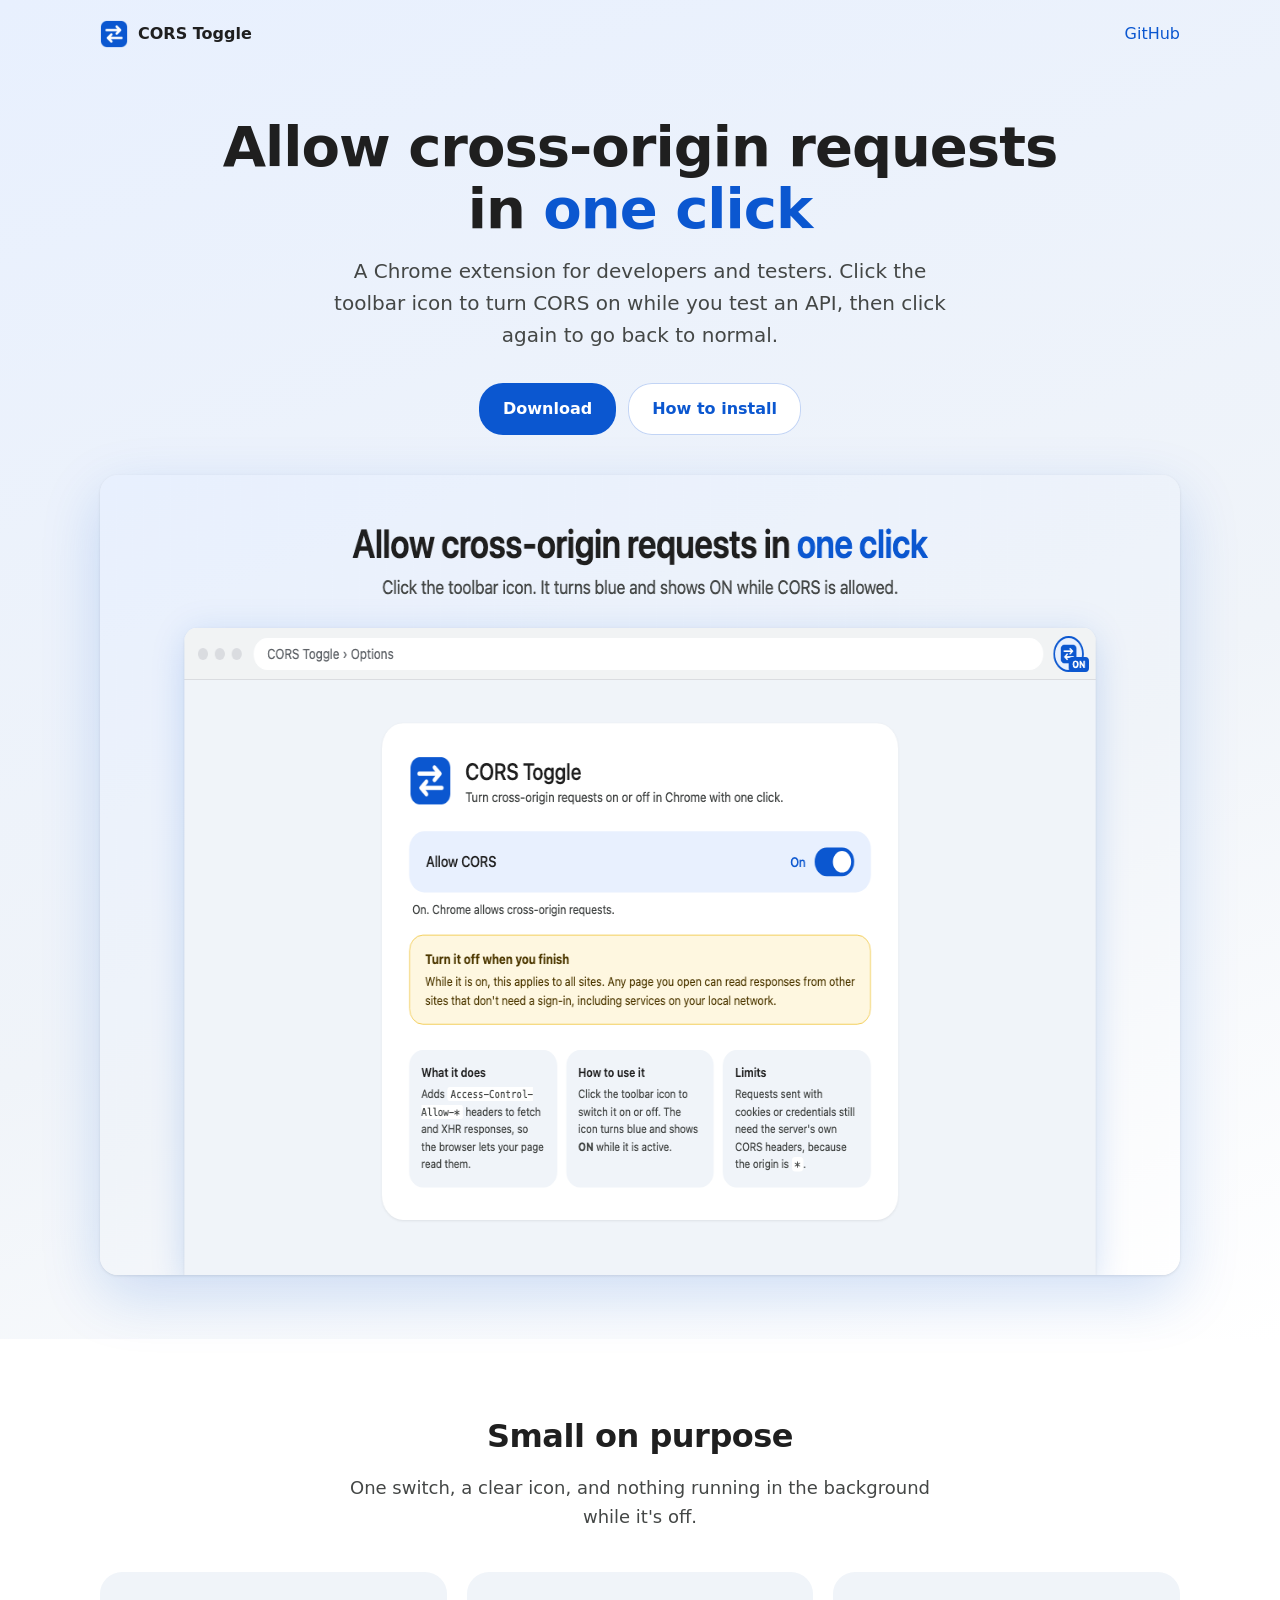
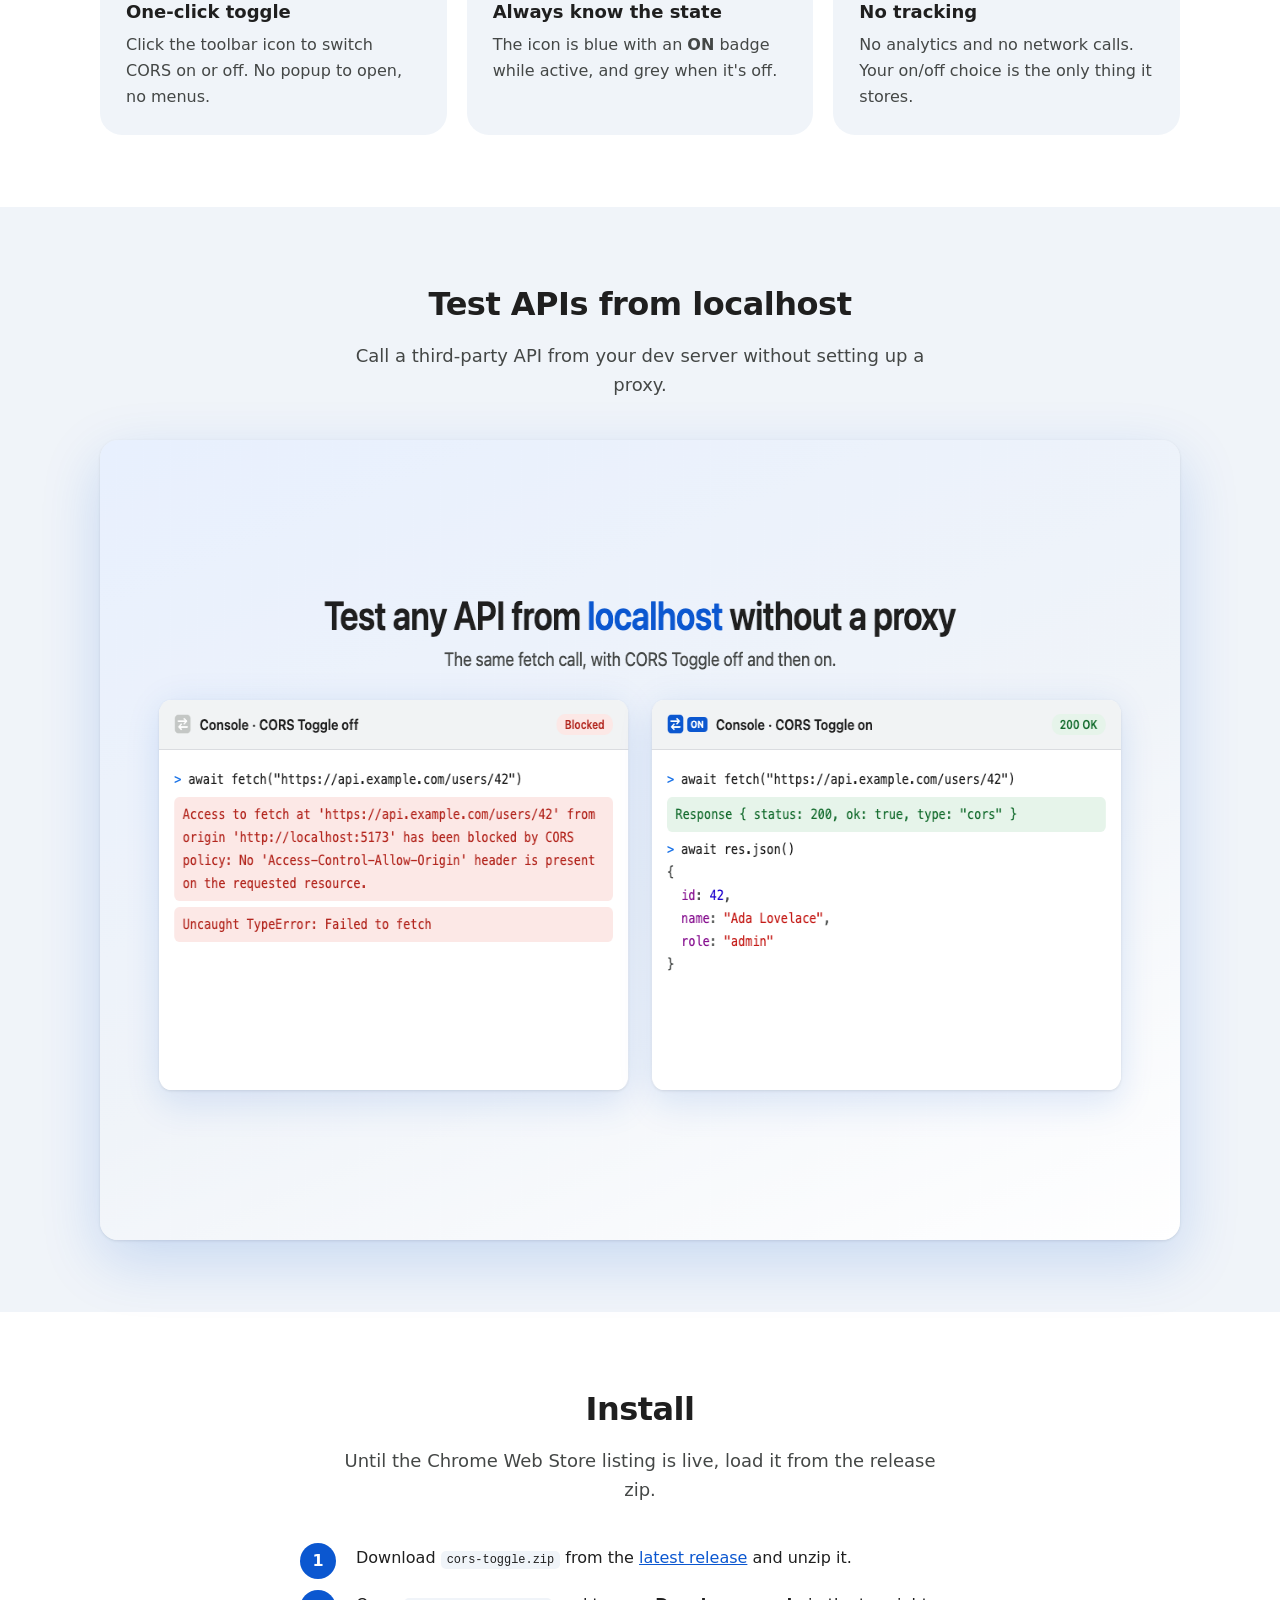
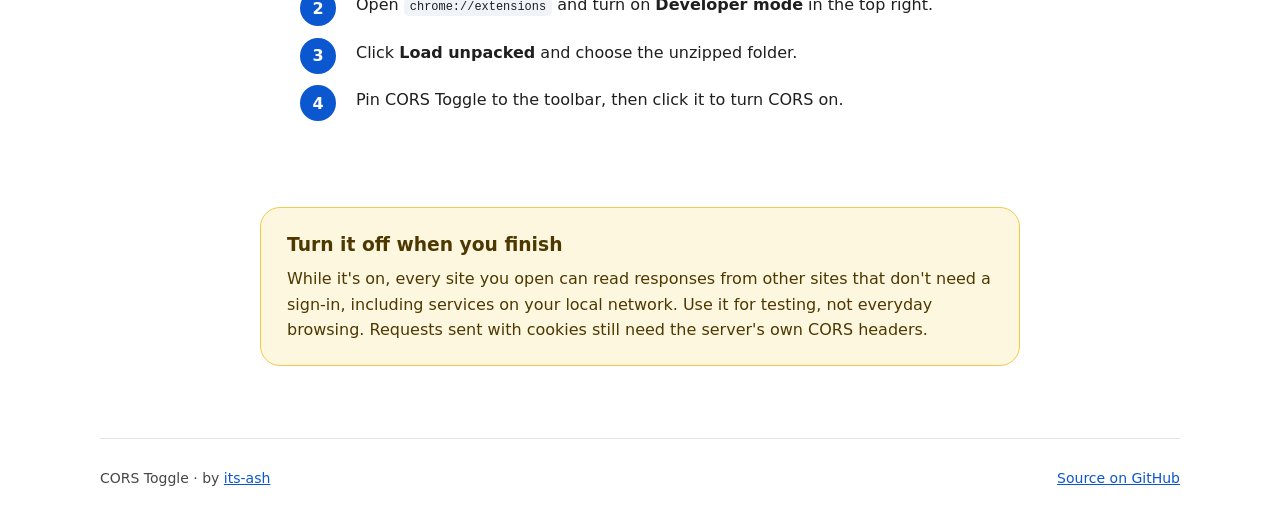
<file: site/index.html>
<!doctype html>
<html lang="en">
<head>
  <meta charset="utf-8">
  <meta name="viewport" content="width=device-width, initial-scale=1">
  <title>CORS Toggle: allow cross-origin requests in Chrome with one click</title>
  <meta name="description" content="CORS Toggle is a Chrome extension that turns cross-origin requests on or off with one click. Built for developers and testers. No tracking.">
  <link rel="canonical" href="https://cors.itsash.in/">
  <link rel="icon" type="image/png" href="assets/icon-on-32.png">
  <meta property="og:title" content="CORS Toggle">
  <meta property="og:description" content="Turn cross-origin requests on or off in Chrome with one click.">
  <meta property="og:image" content="https://cors.itsash.in/assets/screenshot-1-on-1280x800.png">
  <meta property="og:url" content="https://cors.itsash.in/">
  <meta name="twitter:card" content="summary_large_image">
  <style>
    :root { --blue: #0b57d0; --deep: #0842a0; --ink: #1f1f1f; --muted: #444746; --surface: #f0f4f9; font-family: system-ui, -apple-system, "Segoe UI", Roboto, sans-serif; color: var(--ink); }
    * { box-sizing: border-box; }
    body { margin: 0; line-height: 1.6; }
    a { color: var(--blue); }
    .wrap { width: min(1080px, 100% - 40px); margin: 0 auto; }

    nav { display: flex; align-items: center; gap: 10px; padding: 20px 0; font-weight: 600; }
    nav img { width: 28px; height: 28px; border-radius: 7px; }
    nav .gh { margin-left: auto; font-weight: 500; text-decoration: none; }

    .hero { background: linear-gradient(160deg, #e8f0fe 0%, #f0f4f9 60%, #fff 100%); padding-bottom: 64px; }
    .hero-body { text-align: center; padding: 48px 0 40px; }
    .hero h1 { font-size: clamp(34px, 6vw, 56px); line-height: 1.1; letter-spacing: -1px; margin: 0 0 16px; }
    .hero h1 em { font-style: normal; color: var(--blue); }
    .hero p { font-size: 20px; color: var(--muted); max-width: 640px; margin: 0 auto 32px; }
    .cta { display: flex; gap: 12px; justify-content: center; flex-wrap: wrap; }
    .btn { display: inline-block; padding: 13px 24px; border-radius: 24px; font-weight: 600; text-decoration: none; }
    .btn.primary { background: var(--blue); color: #fff; }
    .btn.primary:hover { background: var(--deep); }
    .btn.ghost { background: #fff; color: var(--blue); box-shadow: inset 0 0 0 1px #c2d4f5; }
    .shot { display: block; width: 100%; border-radius: 18px; box-shadow: 0 20px 60px rgb(11 87 208 / 0.18), 0 1px 3px rgb(0 0 0 / 0.1); }

    section { padding: 72px 0; }
    h2 { font-size: 32px; letter-spacing: -0.5px; margin: 0 0 12px; text-align: center; }
    .lead { text-align: center; color: var(--muted); font-size: 18px; margin: 0 auto 40px; max-width: 620px; }
    .grid { display: grid; grid-template-columns: repeat(3, 1fr); gap: 20px; }
    .card { background: var(--surface); border-radius: 22px; padding: 26px; }
    .card h3 { margin: 0 0 6px; font-size: 18px; }
    .card p { margin: 0; color: var(--muted); }
    .steps { counter-reset: s; list-style: none; padding: 0; margin: 0 auto; max-width: 680px; }
    .steps li { counter-increment: s; position: relative; padding: 0 0 22px 56px; }
    .steps li::before { content: counter(s); position: absolute; left: 0; top: -2px; width: 36px; height: 36px; border-radius: 50%; background: var(--blue); color: #fff; display: grid; place-items: center; font-weight: 700; }
    code { background: var(--surface); padding: 2px 6px; border-radius: 5px; font-size: 0.92em; }
    .warn { max-width: 760px; margin: 0 auto; background: #fef7e0; border: 1px solid #f2c94c; color: #4d3800; border-radius: 20px; padding: 22px 26px; }
    .warn h3 { margin: 0 0 6px; }
    .warn p { margin: 0; }
    footer { border-top: 1px solid #e0e4ea; padding: 28px 0 40px; color: var(--muted); font-size: 14px; display: flex; gap: 16px; flex-wrap: wrap; justify-content: space-between; }
    @media (max-width: 760px) { .grid { grid-template-columns: 1fr; } section { padding: 52px 0; } }
  </style>
</head>
<body>
  <header class="hero">
    <div class="wrap">
      <nav>
        <img src="assets/icon-on-128.png" alt="">CORS Toggle
        <a class="gh" href="https://github.com/its-ash/cors-toggle">GitHub</a>
      </nav>
      <div class="hero-body">
        <h1>Allow cross-origin requests<br>in <em>one click</em></h1>
        <p>A Chrome extension for developers and testers. Click the toolbar icon to turn CORS on while you test an API, then click again to go back to normal.</p>
        <div class="cta">
          <a class="btn primary" href="https://github.com/its-ash/cors-toggle/releases/latest">Download</a>
          <a class="btn ghost" href="#install">How to install</a>
        </div>
      </div>
      <img class="shot" src="assets/screenshot-1-on-1280x800.png" width="1280" height="800" alt="The CORS Toggle options page with Allow CORS switched on and a blue ON badge on the toolbar icon">
    </div>
  </header>

  <main>
    <section>
      <div class="wrap">
        <h2>Small on purpose</h2>
        <p class="lead">One switch, a clear icon, and nothing running in the background while it's off.</p>
        <div class="grid">
          <div class="card"><h3>One-click toggle</h3><p>Click the toolbar icon to switch CORS on or off. No popup to open, no menus.</p></div>
          <div class="card"><h3>Always know the state</h3><p>The icon is blue with an <b>ON</b> badge while active, and grey when it's off.</p></div>
          <div class="card"><h3>No tracking</h3><p>No analytics and no network calls. Your on/off choice is the only thing it stores.</p></div>
        </div>
      </div>
    </section>

    <section style="background: var(--surface)">
      <div class="wrap">
        <h2>Test APIs from localhost</h2>
        <p class="lead">Call a third-party API from your dev server without setting up a proxy.</p>
        <img class="shot" src="assets/screenshot-3-console-1280x800.png" width="1280" height="800" loading="lazy" alt="Side-by-side console: a fetch blocked by CORS policy with the extension off, and a 200 OK response with it on">
      </div>
    </section>

    <section id="install">
      <div class="wrap">
        <h2>Install</h2>
        <p class="lead">Until the Chrome Web Store listing is live, load it from the release zip.</p>
        <ol class="steps">
          <li>Download <code>cors-toggle.zip</code> from the <a href="https://github.com/its-ash/cors-toggle/releases/latest">latest release</a> and unzip it.</li>
          <li>Open <code>chrome://extensions</code> and turn on <b>Developer mode</b> in the top right.</li>
          <li>Click <b>Load unpacked</b> and choose the unzipped folder.</li>
          <li>Pin CORS Toggle to the toolbar, then click it to turn CORS on.</li>
        </ol>
      </div>
    </section>

    <section style="padding-top: 0">
      <div class="wrap">
        <div class="warn">
          <h3>Turn it off when you finish</h3>
          <p>While it's on, every site you open can read responses from other sites that don't need a sign-in, including services on your local network. Use it for testing, not everyday browsing. Requests sent with cookies still need the server's own CORS headers.</p>
        </div>
      </div>
    </section>
  </main>

  <div class="wrap">
    <footer>
      <span>CORS Toggle &middot; by <a href="https://github.com/its-ash">its-ash</a></span>
      <a href="https://github.com/its-ash/cors-toggle">Source on GitHub</a>
    </footer>
  </div>
</body>
</html>
</file>
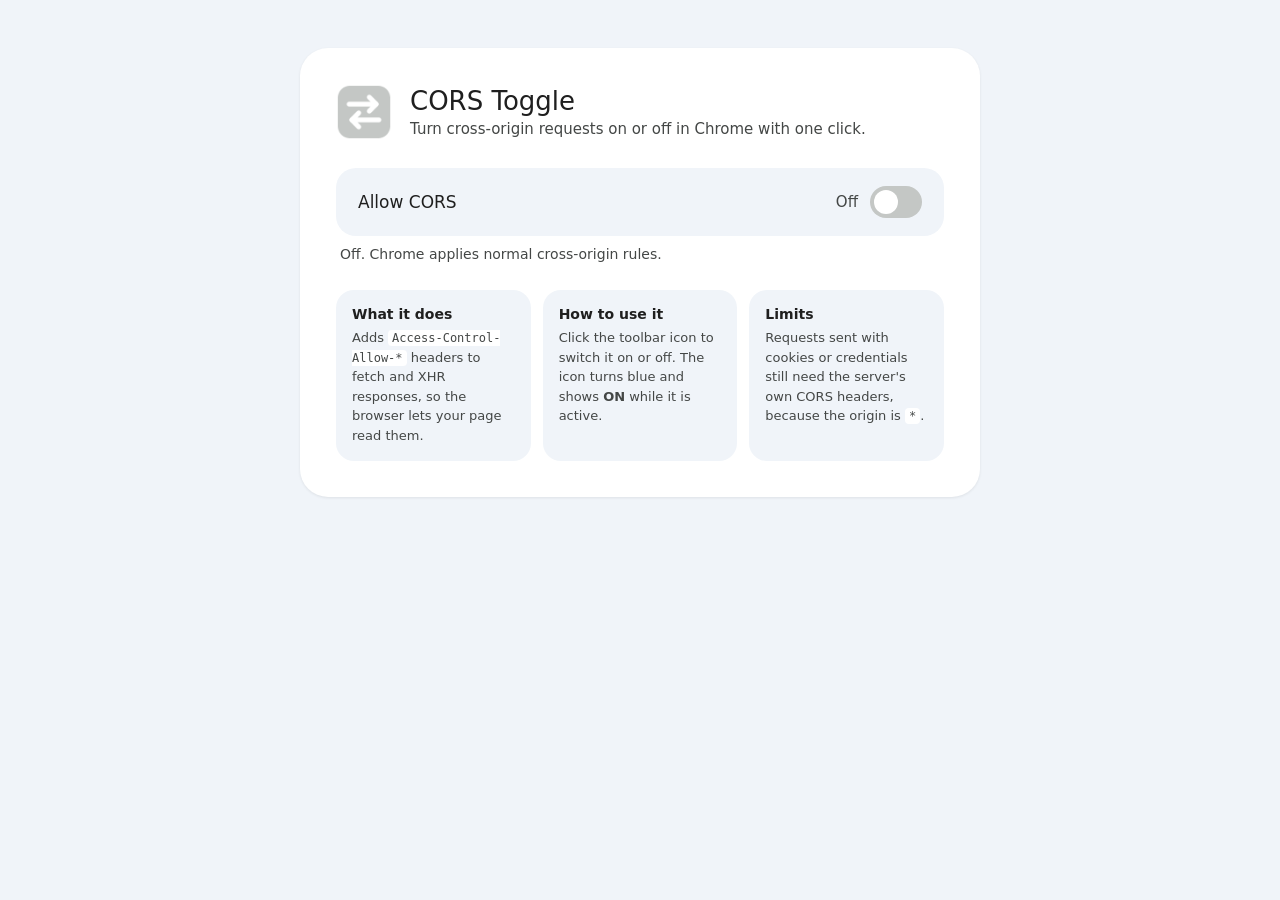
<file: extension/options.html>
<!doctype html>
<html lang="en">
<head>
  <meta charset="utf-8">
  <meta name="viewport" content="width=device-width, initial-scale=1">
  <title>CORS Toggle</title>
  <link rel="stylesheet" href="options.css">
</head>
<body>
  <main class="card">
    <header class="head">
      <img id="logo" src="icons/icon-off-128.png" width="56" height="56" alt="">
      <div>
        <h1>CORS Toggle</h1>
        <p class="sub">Turn cross-origin requests on or off in Chrome with one click.</p>
      </div>
    </header>

    <label class="switch-row">
      <span class="switch-label">Allow CORS</span>
      <span id="state" class="state">Off</span>
      <input id="toggle" type="checkbox" role="switch">
      <span class="switch" aria-hidden="true"></span>
    </label>
    <p id="status" class="status">Off. Chrome applies normal cross-origin rules.</p>

    <section id="warning" class="warning" hidden>
      <strong>Turn it off when you finish</strong>
      <p>While it is on, this applies to all sites. Any page you open can read responses from other sites that don't need a sign-in, including services on your local network.</p>
    </section>

    <div class="info">
      <section>
        <h2>What it does</h2>
        <p>Adds <code>Access-Control-Allow-*</code> headers to fetch and XHR responses, so the browser lets your page read them.</p>
      </section>
      <section>
        <h2>How to use it</h2>
        <p>Click the toolbar icon to switch it on or off. The icon turns blue and shows <b>ON</b> while it is active.</p>
      </section>
      <section>
        <h2>Limits</h2>
        <p>Requests sent with cookies or credentials still need the server's own CORS headers, because the origin is <code>*</code>.</p>
      </section>
    </div>
  </main>
  <script src="options.js"></script>
</body>
</html>
</file>
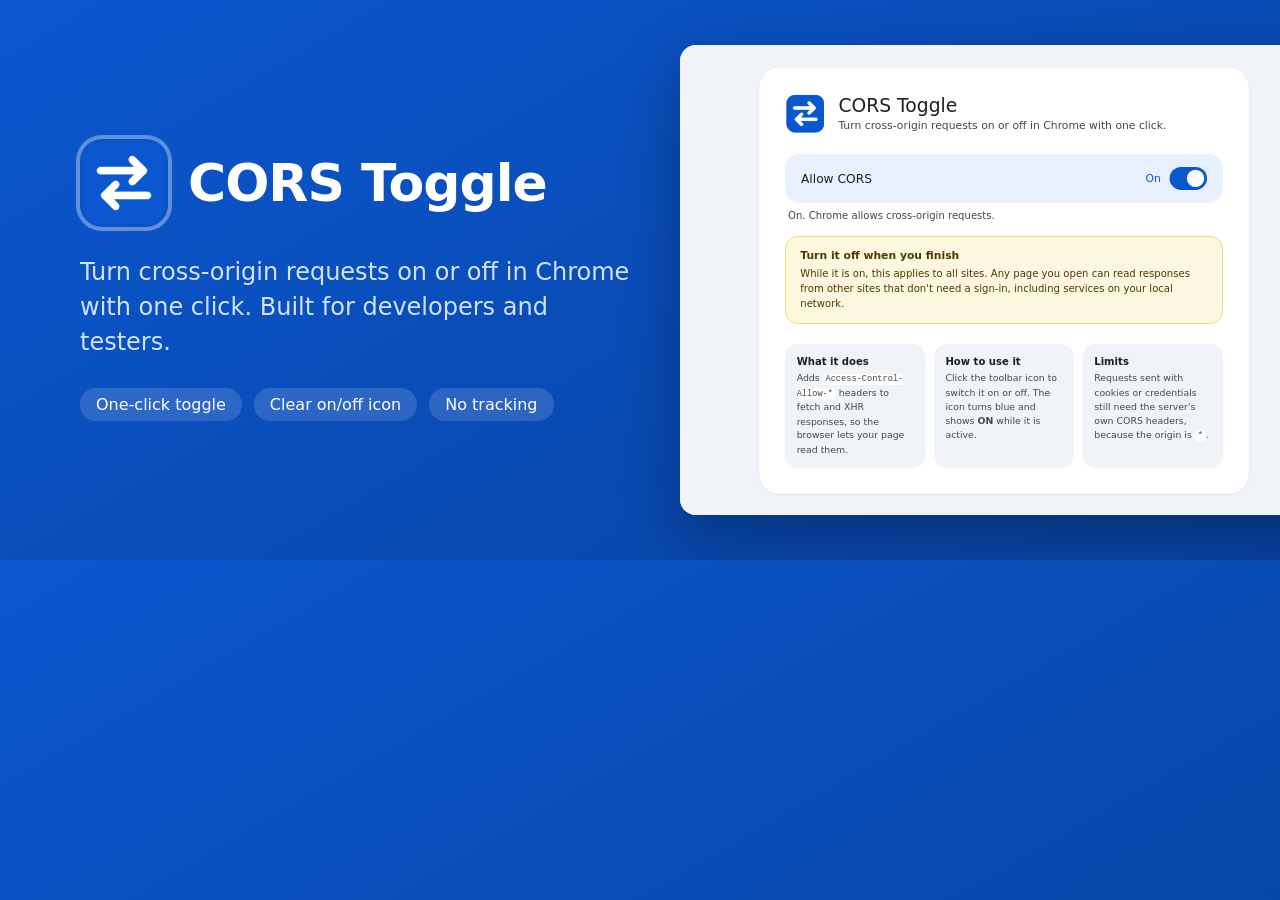
<file: store-assets/src/promo-marquee.html>
<!doctype html>
<html lang="en">
<head>
<meta charset="utf-8">
<link rel="stylesheet" href="store.css">
<style>
  body { background: linear-gradient(150deg, #0b57d0 0%, #0842a0 100%); }
  .m { width: 1400px; height: 560px; display: grid; grid-template-columns: 560px 1fr; align-items: center; padding: 0 0 0 80px; color: #fff; overflow: hidden; }
  .row { display: flex; align-items: center; gap: 20px; }
  .row img { width: 88px; height: 88px; border-radius: 22px; box-shadow: 0 0 0 4px rgb(255 255 255 / 0.35); }
  h1 { font-size: 52px; font-weight: 600; margin: 0; letter-spacing: -1px; }
  p { font-size: 24px; line-height: 1.45; color: #d3e3fd; margin: 28px 0 0; }
  ul { list-style: none; padding: 0; margin: 28px 0 0; display: flex; gap: 12px; flex-wrap: wrap; }
  li { background: rgb(255 255 255 / 0.14); border-radius: 16px; padding: 7px 16px; font-size: 16px; font-weight: 500; }
  .frame { position: relative; height: 470px; margin-left: 40px; border-radius: 16px 0 0 16px; overflow: hidden; background: #f0f4f9; box-shadow: 0 20px 60px rgb(0 0 0 / 0.3); }
  .frame iframe { border: 0; width: 900px; height: 780px; transform: scale(0.72); transform-origin: top left; position: absolute; top: -12px; left: 0; }
</style>
</head>
<body>
  <div class="m">
    <div>
      <div class="row"><img src="../../extension/icons/icon-on-128.png" alt=""><h1>CORS Toggle</h1></div>
      <p>Turn cross-origin requests on or off in Chrome with one click. Built for developers and testers.</p>
      <ul><li>One-click toggle</li><li>Clear on/off icon</li><li>No tracking</li></ul>
    </div>
    <div class="frame"><iframe src="../../extension/options.html?state=on"></iframe></div>
  </div>
</body>
</html>
</file>
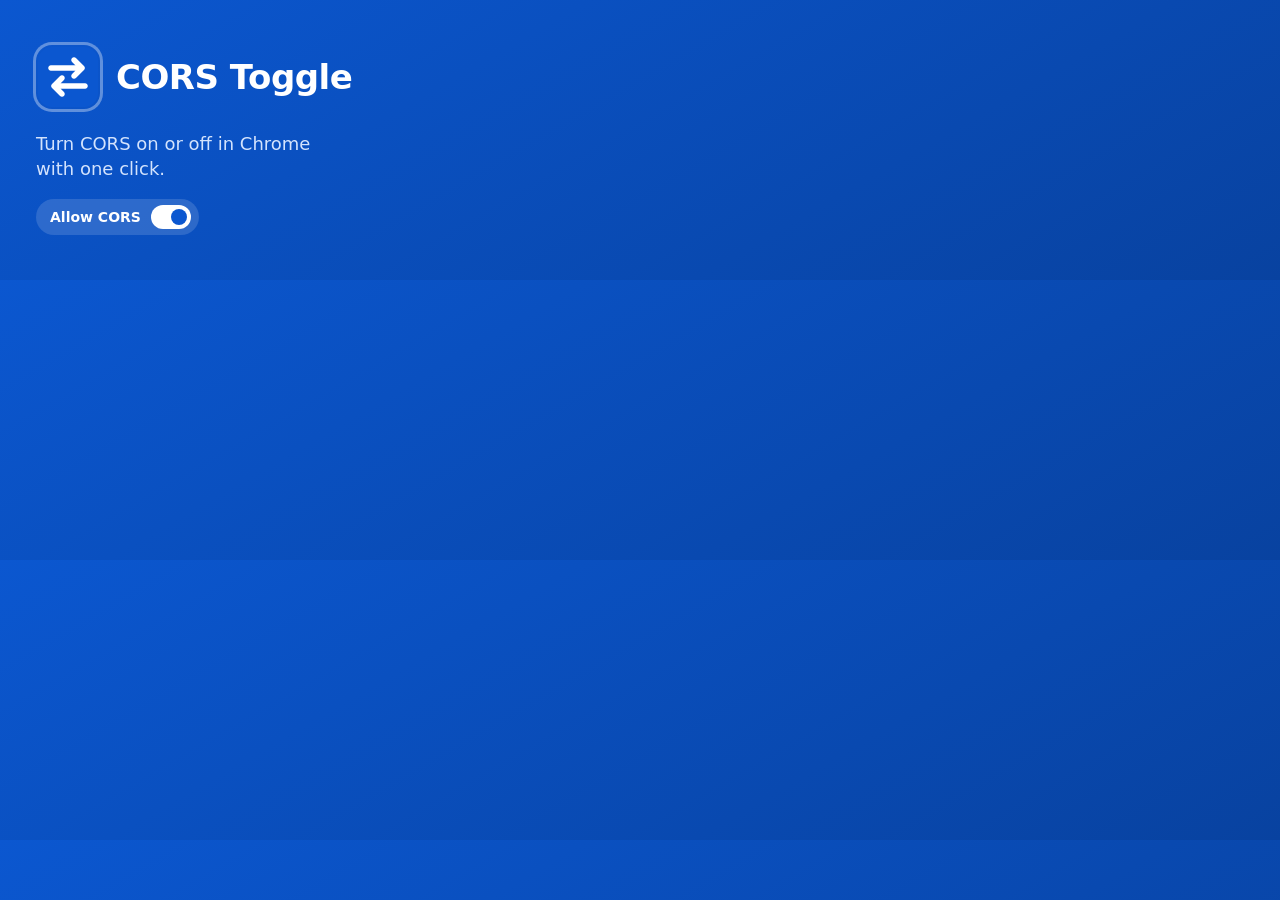
<file: store-assets/src/promo-small.html>
<!doctype html>
<html lang="en">
<head>
<meta charset="utf-8">
<link rel="stylesheet" href="store.css">
<style>
  body { background: linear-gradient(150deg, #0b57d0 0%, #0842a0 100%); }
  .tile { width: 440px; height: 280px; padding: 36px; display: flex; flex-direction: column; justify-content: center; color: #fff; }
  .row { display: flex; align-items: center; gap: 16px; }
  .row img { width: 64px; height: 64px; border-radius: 16px; box-shadow: 0 0 0 3px rgb(255 255 255 / 0.35); }
  h1 { font-size: 34px; font-weight: 600; margin: 0; letter-spacing: -0.5px; }
  p { font-size: 18px; line-height: 1.4; margin: 22px 0 0; color: #d3e3fd; }
  .pill { display: inline-flex; align-items: center; gap: 10px; margin-top: 18px; background: rgb(255 255 255 / 0.14); border-radius: 18px; padding: 6px 8px 6px 14px; font-size: 14px; font-weight: 600; width: max-content; }
  .sw { width: 40px; height: 24px; border-radius: 12px; background: #fff; position: relative; }
  .sw::after { content: ""; position: absolute; top: 4px; right: 4px; width: 16px; height: 16px; border-radius: 50%; background: #0b57d0; }
</style>
</head>
<body>
  <div class="tile">
    <div class="row"><img src="../../extension/icons/icon-on-128.png" alt=""><h1>CORS Toggle</h1></div>
    <p>Turn CORS on or off in Chrome<br>with one click.</p>
    <div class="pill">Allow CORS <span class="sw"></span></div>
  </div>
</body>
</html>
</file>
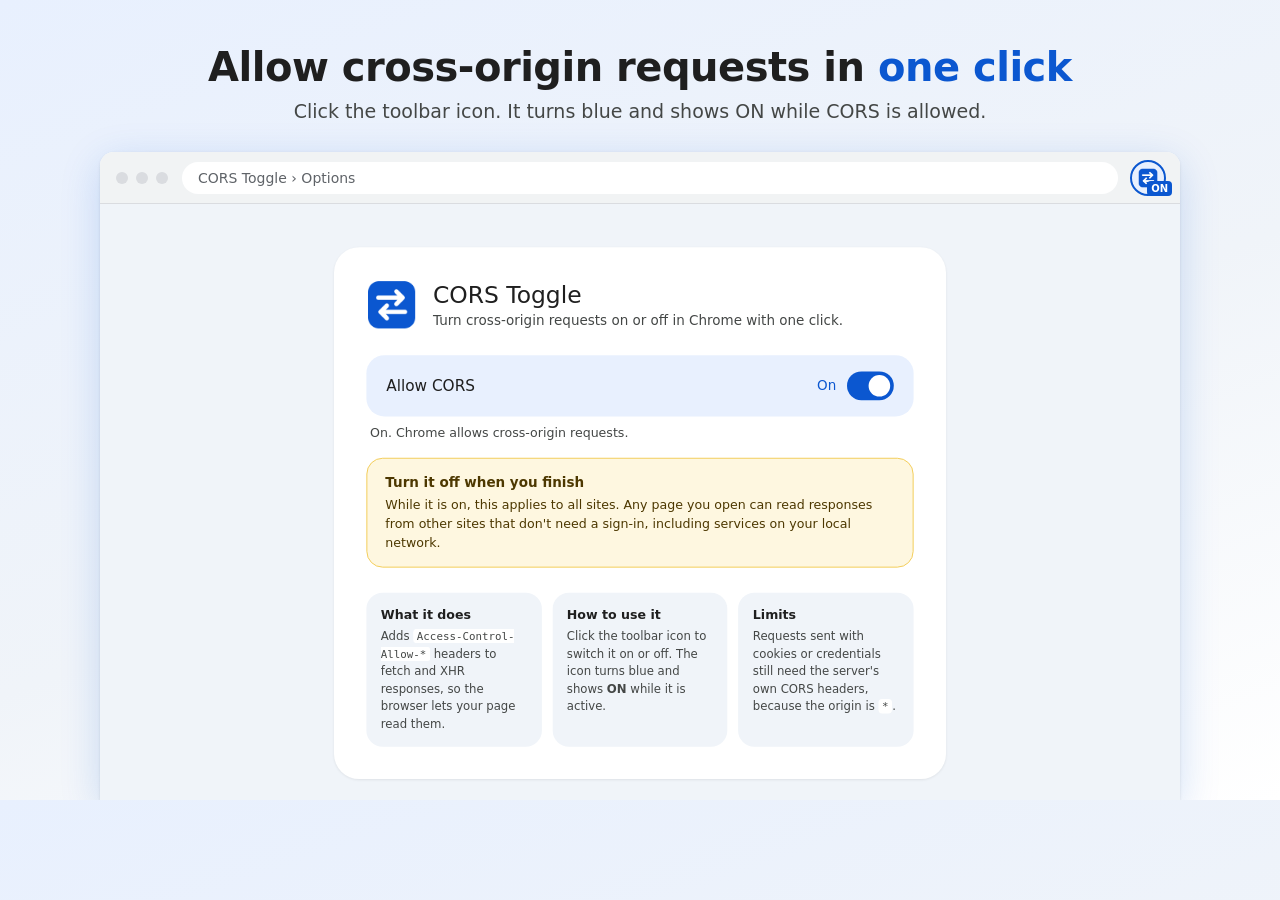
<file: store-assets/src/screenshot-1-on.html>
<!doctype html>
<html lang="en">
<head><meta charset="utf-8"><link rel="stylesheet" href="store.css"></head>
<body>
  <div class="shot">
    <h1>Allow cross-origin requests in <em>one click</em></h1>
    <p class="lead">Click the toolbar icon. It turns blue and shows ON while CORS is allowed.</p>
    <div class="window">
      <div class="bar">
        <div class="dots"><i></i><i></i><i></i></div>
        <div class="url">CORS Toggle &rsaquo; Options</div>
        <div class="ext focus"><img src="../../extension/icons/icon-on-32.png" alt=""><span class="badge">ON</span></div>
      </div>
      <div class="view"><iframe src="../../extension/options.html?state=on"></iframe></div>
    </div>
  </div>
</body>
</html>
</file>
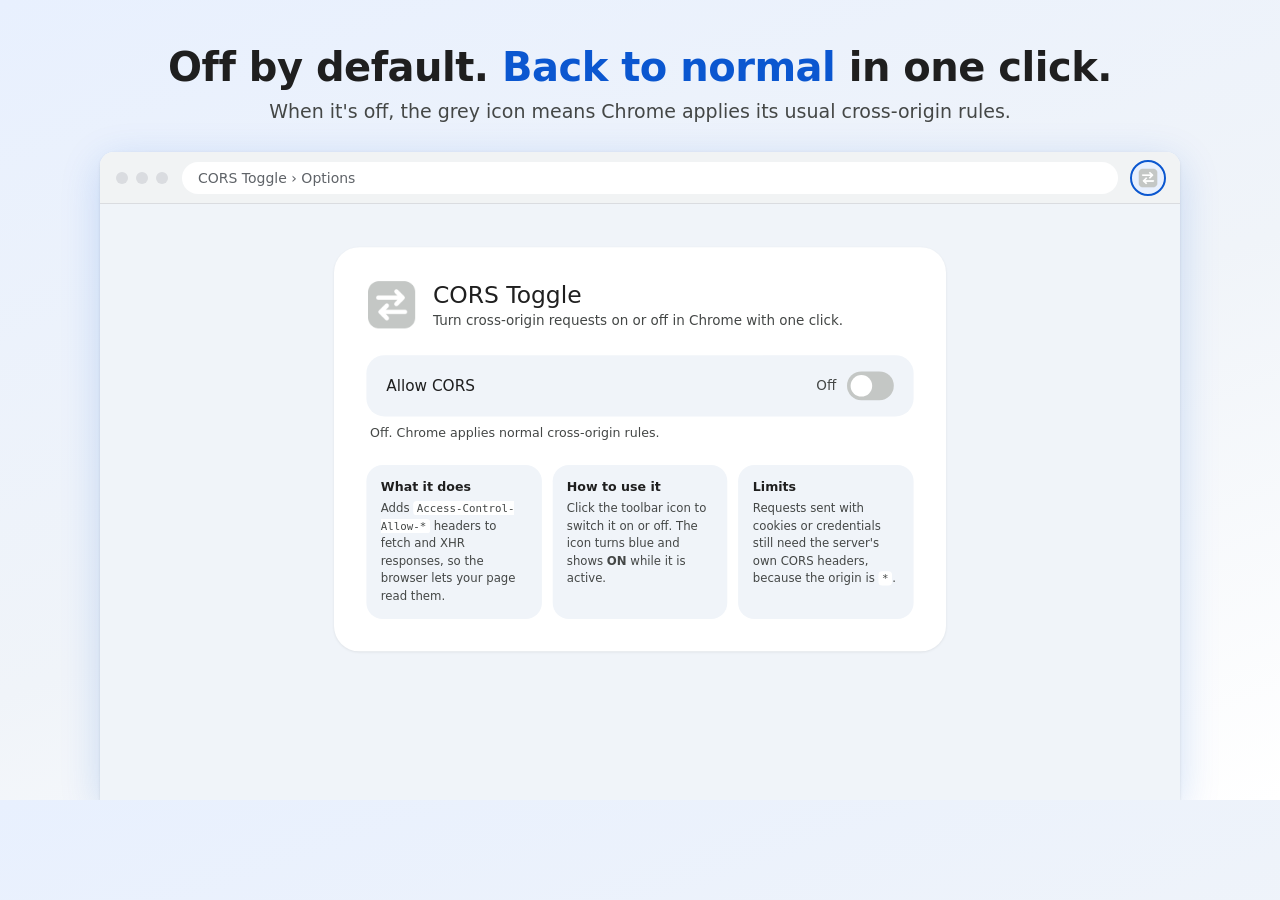
<file: store-assets/src/screenshot-2-off.html>
<!doctype html>
<html lang="en">
<head><meta charset="utf-8"><link rel="stylesheet" href="store.css"></head>
<body>
  <div class="shot">
    <h1>Off by default. <em>Back to normal</em> in one click.</h1>
    <p class="lead">When it's off, the grey icon means Chrome applies its usual cross-origin rules.</p>
    <div class="window">
      <div class="bar">
        <div class="dots"><i></i><i></i><i></i></div>
        <div class="url">CORS Toggle &rsaquo; Options</div>
        <div class="ext focus"><img src="../../extension/icons/icon-off-32.png" alt=""></div>
      </div>
      <div class="view"><iframe src="../../extension/options.html?state=off"></iframe></div>
    </div>
  </div>
</body>
</html>
</file>
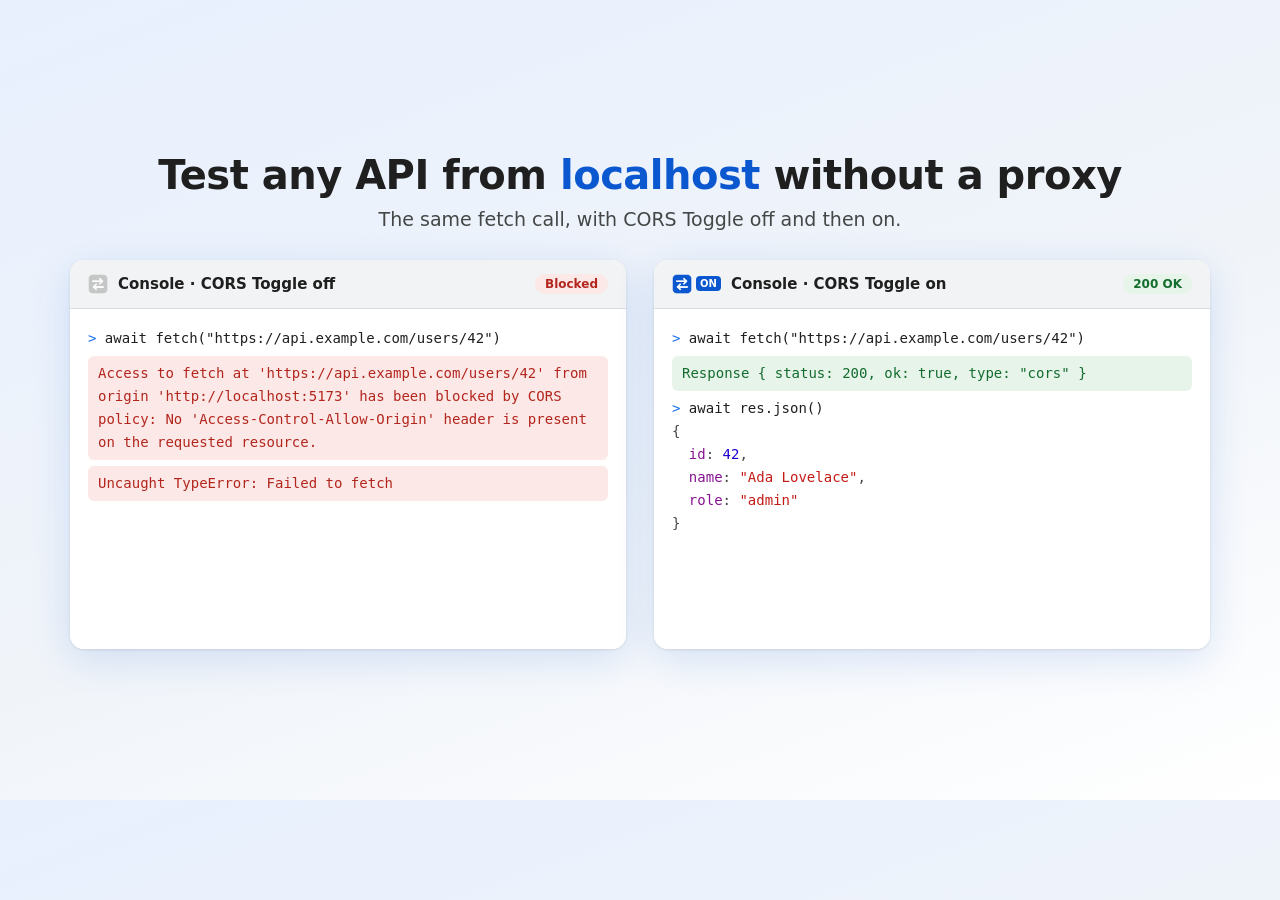
<file: store-assets/src/screenshot-3-console.html>
<!doctype html>
<html lang="en">
<head>
<meta charset="utf-8">
<link rel="stylesheet" href="store.css">
<style>
  .pair { display: grid; grid-template-columns: 1fr 1fr; gap: 28px; width: 1140px; }
  .pane { background: #fff; border-radius: 14px; overflow: hidden; box-shadow: 0 10px 40px rgb(11 87 208 / 0.14), 0 1px 3px rgb(0 0 0 / 0.1); }
  .pane header { display: flex; align-items: center; gap: 10px; padding: 14px 18px; background: #f1f3f4; border-bottom: 1px solid #dadce0; font-size: 15px; font-weight: 600; }
  .pane header img { width: 20px; height: 20px; }
  .pane header .badge { position: static; margin-left: -6px; }
  .pane header span.tag { margin-left: auto; font-size: 12px; font-weight: 600; padding: 3px 10px; border-radius: 10px; }
  .bad .tag { background: #fce8e6; color: #b3261e; }
  .good .tag { background: #e6f4ea; color: #146c2e; }
  .code { font: 14px/1.65 ui-monospace, SFMono-Regular, Menlo, monospace; padding: 18px; height: 340px; background: #fff; }
  .prompt { color: #1a73e8; }
  .line { padding: 6px 10px; border-radius: 6px; margin: 6px 0; white-space: pre-wrap; word-break: break-word; }
  .err { background: #fce8e6; color: #b3261e; }
  .ok { background: #e6f4ea; color: #146c2e; }
  .json { color: #444746; white-space: pre; }
  .shot { justify-content: center; padding-top: 0; }
  .k { color: #881391; } .s { color: #c41a16; } .n { color: #1c00cf; }
</style>
</head>
<body>
  <div class="shot">
    <h1>Test any API from <em>localhost</em> without a proxy</h1>
    <p class="lead">The same fetch call, with CORS Toggle off and then on.</p>
    <div class="pair">
      <div class="pane bad">
        <header><img src="../../extension/icons/icon-off-32.png" alt="">Console &middot; CORS Toggle off<span class="tag">Blocked</span></header>
        <div class="code">
<span class="prompt">&gt;</span> await fetch("https://api.example.com/users/42")
<div class="line err">Access to fetch at 'https://api.example.com/users/42' from origin 'http://localhost:5173' has been blocked by CORS policy: No 'Access-Control-Allow-Origin' header is present on the requested resource.</div>
<div class="line err">Uncaught TypeError: Failed to fetch</div>
        </div>
      </div>
      <div class="pane good">
        <header><img src="../../extension/icons/icon-on-32.png" alt=""><span class="badge">ON</span>Console &middot; CORS Toggle on<span class="tag">200 OK</span></header>
        <div class="code">
<span class="prompt">&gt;</span> await fetch("https://api.example.com/users/42")
<div class="line ok">Response { status: 200, ok: true, type: "cors" }</div>
<span class="prompt">&gt;</span> await res.json()
<div class="json">{
  <span class="k">id</span>: <span class="n">42</span>,
  <span class="k">name</span>: <span class="s">"Ada Lovelace"</span>,
  <span class="k">role</span>: <span class="s">"admin"</span>
}</div>
        </div>
      </div>
    </div>
  </div>
</body>
</html>
</file>
<file: extension/options.css>
:root {
  --blue: #0b57d0;
  --blue-soft: #e8f0fe;
  --ink: #1f1f1f;
  --muted: #444746;
  --line: #e0e4ea;
  --surface: #f0f4f9;
  font-family: system-ui, -apple-system, "Segoe UI", Roboto, sans-serif;
  color: var(--ink);
}
* { box-sizing: border-box; }
body { margin: 0; min-height: 100vh; background: var(--surface); display: grid; place-items: start center; padding: 48px 20px; }
.card { width: min(680px, 100%); background: #fff; border-radius: 28px; padding: 36px; box-shadow: 0 1px 3px rgb(0 0 0 / 0.08); }
.head { display: flex; gap: 18px; align-items: center; margin-bottom: 28px; }
.head img { border-radius: 14px; }
h1 { font-size: 26px; font-weight: 500; margin: 0 0 4px; }
.sub { margin: 0; color: var(--muted); font-size: 15px; }

.switch-row { display: flex; align-items: center; gap: 12px; padding: 18px 22px; border-radius: 20px; background: var(--surface); cursor: pointer; transition: background 0.2s; }
.switch-row:has(input:checked) { background: var(--blue-soft); }
.switch-label { font-size: 17px; font-weight: 500; flex: 1; }
.state { font-size: 15px; font-weight: 500; color: var(--muted); }
.switch-row:has(input:checked) .state { color: var(--blue); }
.switch-row input { position: absolute; opacity: 0; pointer-events: none; }
.switch { width: 52px; height: 32px; border-radius: 16px; background: #c4c7c5; position: relative; transition: background 0.2s; flex: none; }
.switch::after { content: ""; position: absolute; top: 4px; left: 4px; width: 24px; height: 24px; border-radius: 50%; background: #fff; transition: transform 0.2s; }
input:checked + .switch { background: var(--blue); }
input:checked + .switch::after { transform: translateX(20px); }
input:focus-visible + .switch { outline: 3px solid #a8c7fa; outline-offset: 2px; }
.status { margin: 10px 4px 0; color: var(--muted); font-size: 14px; }

.warning { margin-top: 20px; padding: 16px 20px; border-radius: 18px; background: #fef7e0; border: 1px solid #f2c94c; color: #4d3800; }
.warning strong { font-size: 15px; }
.warning p { margin: 6px 0 0; font-size: 14px; line-height: 1.5; }

.info { display: grid; grid-template-columns: repeat(3, 1fr); gap: 12px; margin-top: 28px; }
.info section { background: var(--surface); border-radius: 18px; padding: 16px; }
.info h2 { font-size: 14px; font-weight: 600; margin: 0 0 6px; }
.info p { font-size: 13px; line-height: 1.5; color: var(--muted); margin: 0; }
code { font-size: 12px; background: #fff; padding: 1px 4px; border-radius: 4px; }
@media (max-width: 620px) { .info { grid-template-columns: 1fr; } }
</file>
<file: store-assets/src/store.css>
:root {
  --blue: #0b57d0;
  --ink: #1f1f1f;
  --muted: #444746;
  font-family: system-ui, -apple-system, "Segoe UI", Roboto, sans-serif;
  color: var(--ink);
}
* { box-sizing: border-box; }
html, body { margin: 0; overflow: hidden; }
body { background: linear-gradient(160deg, #e8f0fe 0%, #f0f4f9 55%, #ffffff 100%); }

.shot { width: 1280px; height: 800px; padding: 44px 64px 0; display: flex; flex-direction: column; align-items: center; }
.shot h1 { font-size: 40px; font-weight: 600; margin: 0; letter-spacing: -0.5px; text-align: center; }
.shot h1 em { font-style: normal; color: var(--blue); }
.shot .lead { font-size: 19px; color: var(--muted); margin: 10px 0 30px; text-align: center; }

.window { width: 1080px; flex: 1; background: #fff; border-radius: 14px 14px 0 0; box-shadow: 0 10px 40px rgb(11 87 208 / 0.18), 0 1px 3px rgb(0 0 0 / 0.1); overflow: hidden; display: flex; flex-direction: column; }
.bar { height: 52px; flex: none; background: #f1f3f4; display: flex; align-items: center; gap: 14px; padding: 0 16px; border-bottom: 1px solid #dadce0; }
.dots { display: flex; gap: 8px; }
.dots i { width: 12px; height: 12px; border-radius: 50%; background: #dadce0; display: block; }
.url { flex: 1; height: 32px; border-radius: 16px; background: #fff; display: flex; align-items: center; padding: 0 16px; font-size: 14px; color: #5f6368; }
.ext { position: relative; width: 32px; height: 32px; display: grid; place-items: center; border-radius: 50%; }
.ext.focus { background: #e8f0fe; outline: 2px solid var(--blue); }
.ext img { width: 20px; height: 20px; }
.badge { position: absolute; right: -8px; bottom: -2px; background: var(--blue); color: #fff; font-size: 10px; font-weight: 700; padding: 1px 4px; border-radius: 4px; line-height: 13px; }
.view { flex: 1; position: relative; overflow: hidden; background: #f0f4f9; }
.view iframe { border: 0; position: absolute; top: 0; left: 50%; width: 1080px; height: 900px; transform-origin: top center; transform: translateX(-50%) scale(0.9); }
</file>
